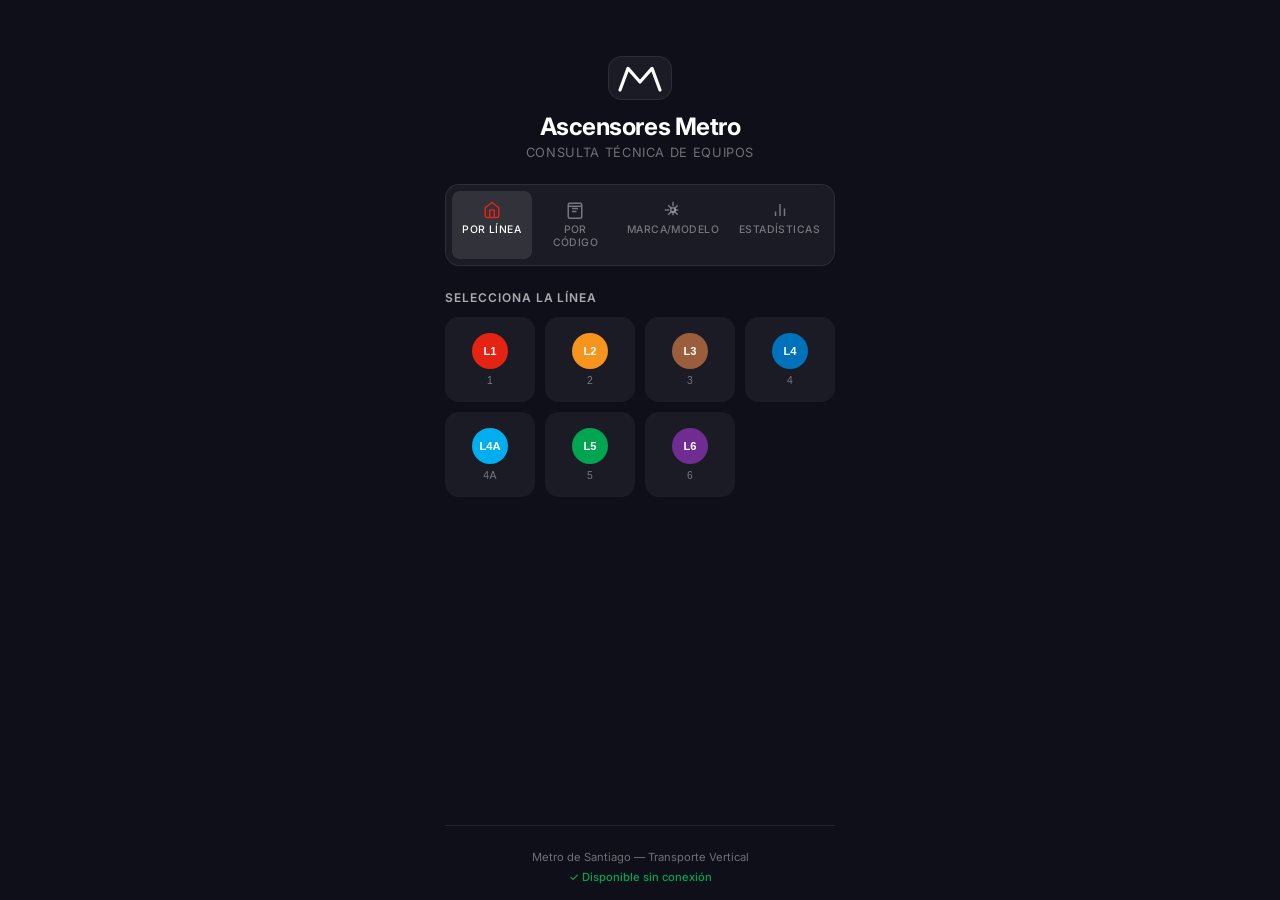
<file: index.html>
<!DOCTYPE html>
<html lang="es">

<head>
    <meta charset="UTF-8">
    <meta name="viewport" content="width=device-width, initial-scale=1.0, viewport-fit=cover, user-scalable=no">
    <meta name="apple-mobile-web-app-capable" content="yes">
    <meta name="apple-mobile-web-app-status-bar-style" content="black-translucent">
    <meta name="apple-mobile-web-app-title" content="Ascensores Metro">
    <meta name="theme-color" content="#0f0f1a">
    <meta name="description" content="Consulta de ascensores del Metro de Santiago - Información técnica offline">
    <title>Ascensores Metro Santiago</title>
    <link rel="manifest" href="manifest.json">
    <link rel="apple-touch-icon" href="icon-192.png">
    <link rel="preconnect" href="https://fonts.googleapis.com">
    <link rel="preconnect" href="https://fonts.gstatic.com" crossorigin>
    <link href="https://fonts.googleapis.com/css2?family=Inter:wght@300;400;500;600;700&display=swap" rel="stylesheet">
    <link rel="stylesheet" href="style.css">
</head>

<body>
    <div class="app-container">
        <!-- Header -->
        <header class="app-header">
            <div class="logo-wrapper">
                <svg class="metro-logo" viewBox="0 0 60 40" fill="none" xmlns="http://www.w3.org/2000/svg">
                    <path d="M5 35L15 8L30 25L45 8L55 35" stroke="white" stroke-width="4" stroke-linecap="round"
                        stroke-linejoin="round" />
                </svg>
            </div>
            <h1 class="app-title">Ascensores Metro</h1>
            <p class="app-subtitle">Consulta técnica de equipos</p>
        </header>

        <!-- Tab Navigation -->
        <nav class="tab-nav">
            <button class="tab-btn active" data-tab="byLine">
                <svg width="18" height="18" viewBox="0 0 24 24" fill="none" stroke="currentColor" stroke-width="2">
                    <path d="M3 9l9-7 9 7v11a2 2 0 01-2 2H5a2 2 0 01-2-2z" />
                    <polyline points="9 22 9 12 15 12 15 22" />
                </svg>
                <span>Por Línea</span>
            </button>
            <button class="tab-btn" data-tab="byCode">
                <svg width="18" height="18" viewBox="0 0 24 24" fill="none" stroke="currentColor" stroke-width="2">
                    <path d="M3 7V5a2 2 0 012-2h14a2 2 0 012 2v2M3 7v14a2 2 0 002 2h14a2 2 0 002-2V7M3 7h18" />
                    <path d="M8 10h8M8 14h6" />
                </svg>
                <span>Por Código</span>
            </button>
            <button class="tab-btn" data-tab="byBrand">
                <svg width="18" height="18" viewBox="0 0 24 24" fill="none" stroke="currentColor" stroke-width="2">
                    <circle cx="12" cy="12" r="3" />
                    <path
                        d="M12 1v6m0 6v6M5.6 5.6l4.2 4.2m4.2 4.2l4.2 4.2M1 12h6m6 0h6M5.6 18.4l4.2-4.2m4.2-4.2l4.2-4.2" />
                </svg>
                <span>Marca/Modelo</span>
            </button>
            <button class="tab-btn" data-tab="stats">
                <svg width="18" height="18" viewBox="0 0 24 24" fill="none" stroke="currentColor" stroke-width="2">
                    <path d="M18 20V10M12 20V4M6 20v-6" />
                </svg>
                <span>Estadísticas</span>
            </button>
        </nav>

        <!-- Tab Content Container -->
        <div class="tab-content">
            <!-- TAB 1: Search by Line/Station/Elevator -->
            <div class="tab-pane active" id="byLinePane">
                <section class="selector-section" id="lineSection">
                    <h2 class="section-label">Selecciona la Línea</h2>
                    <div class="line-buttons" id="lineButtons">
                        <!-- Populated by JS -->
                    </div>
                </section>

                <section class="selector-section hidden" id="stationSection">
                    <h2 class="section-label">Selecciona la Estación</h2>
                    <div class="select-wrapper" id="stationWrapper">
                        <select id="stationSelect" class="custom-select">
                            <option value="">— Elige una estación —</option>
                        </select>
                        <div class="select-arrow">
                            <svg width="12" height="8" viewBox="0 0 12 8" fill="none">
                                <path d="M1 1L6 6L11 1" stroke="currentColor" stroke-width="2" stroke-linecap="round" />
                            </svg>
                        </div>
                    </div>
                </section>

                <section class="selector-section hidden" id="elevatorSection">
                    <h2 class="section-label">Selecciona el Ascensor</h2>
                    <div class="select-wrapper" id="elevatorWrapper">
                        <select id="elevatorSelect" class="custom-select">
                            <option value="">— Elige un ascensor —</option>
                        </select>
                        <div class="select-arrow">
                            <svg width="12" height="8" viewBox="0 0 12 8" fill="none">
                                <path d="M1 1L6 6L11 1" stroke="currentColor" stroke-width="2" stroke-linecap="round" />
                            </svg>
                        </div>
                    </div>
                </section>
            </div>

            <!-- TAB 2: Search by Equipment Code -->
            <div class="tab-pane" id="byCodePane">
                <section class="selector-section">
                    <h2 class="section-label">Buscar por Código de Equipo</h2>
                    <div class="search-box">
                        <svg class="search-icon" width="20" height="20" viewBox="0 0 24 24" fill="none"
                            stroke="currentColor" stroke-width="2">
                            <circle cx="11" cy="11" r="8" />
                            <path d="m21 21-4.35-4.35" />
                        </svg>
                        <input type="text" id="codeSearch" class="search-input" placeholder="Ej: 8001568"
                            autocomplete="off" />
                    </div>
                    <p class="hint-text">Ingresa el código completo (7 dígitos)</p>
                </section>
            </div>

            <!-- TAB 3: Search by Brand/Model -->
            <div class="tab-pane" id="byBrandPane">
                <section class="selector-section">
                    <h2 class="section-label">Selecciona Marca</h2>
                    <div class="select-wrapper" id="brandWrapper">
                        <select id="brandSelect" class="custom-select">
                            <option value="">— Elige una marca —</option>
                        </select>
                        <div class="select-arrow">
                            <svg width="12" height="8" viewBox="0 0 12 8" fill="none">
                                <path d="M1 1L6 6L11 1" stroke="currentColor" stroke-width="2" stroke-linecap="round" />
                            </svg>
                        </div>
                    </div>
                </section>

                <section class="selector-section hidden" id="modelSection">
                    <h2 class="section-label">Selecciona Modelo</h2>
                    <div class="select-wrapper" id="modelWrapper">
                        <select id="modelSelect" class="custom-select">
                            <option value="">— Elige un modelo —</option>
                        </select>
                        <div class="select-arrow">
                            <svg width="12" height="8" viewBox="0 0 12 8" fill="none">
                                <path d="M1 1L6 6L11 1" stroke="currentColor" stroke-width="2" stroke-linecap="round" />
                            </svg>
                        </div>
                    </div>
                </section>

                <section class="result-section hidden" id="locationListSection">
                    <h2 class="section-label">Ubicaciones Encontradas</h2>
                    <div id="locationList" class="location-list">
                        <!-- Populated by JS -->
                    </div>
                </section>
            </div>

            <!-- TAB 4: Statistics -->
            <div class="tab-pane" id="statsPane">
                <section class="stats-section">
                    <h2 class="section-label">Resumen General</h2>
                    <div class="stats-grid" id="statsGrid">
                        <!-- Populated by JS -->
                    </div>
                </section>
            </div>

            <!-- Shared Result Card (appears in all tabs) -->
            <section class="result-section hidden" id="resultSection">
                <div class="result-card" id="resultCard">
                    <div class="result-header">
                        <div class="result-line-badge" id="resultBadge">L1</div>
                        <div class="result-title-group">
                            <h3 class="result-station" id="resultStation">—</h3>
                            <p class="result-elevator" id="resultElevator">—</p>
                        </div>
                    </div>
                    <div class="result-divider"></div>
                    <div class="result-grid">
                        <div class="result-item">
                            <div class="result-icon">
                                <svg width="20" height="20" viewBox="0 0 24 24" fill="none" stroke="currentColor"
                                    stroke-width="2">
                                    <path d="M20 7H4a2 2 0 00-2 2v10a2 2 0 002 2h16a2 2 0 002-2V9a2 2 0 00-2-2z" />
                                    <path d="M16 7V5a4 4 0 00-8 0v2" />
                                </svg>
                            </div>
                            <span class="result-label">Marca</span>
                            <span class="result-value" id="resultMarca">—</span>
                        </div>
                        <div class="result-item">
                            <div class="result-icon">
                                <svg width="20" height="20" viewBox="0 0 24 24" fill="none" stroke="currentColor"
                                    stroke-width="2">
                                    <rect x="2" y="3" width="20" height="18" rx="2" />
                                    <path d="M8 7v10M16 7v10M2 12h20" />
                                </svg>
                            </div>
                            <span class="result-label">Modelo</span>
                            <span class="result-value" id="resultModelo">—</span>
                        </div>
                        <div class="result-item">
                            <div class="result-icon">
                                <svg width="20" height="20" viewBox="0 0 24 24" fill="none" stroke="currentColor"
                                    stroke-width="2">
                                    <rect x="3" y="4" width="18" height="18" rx="2" />
                                    <path d="M16 2v4M8 2v4M3 10h18" />
                                </svg>
                            </div>
                            <span class="result-label">Inicio de Servicio</span>
                            <span class="result-value" id="resultAnio">—</span>
                        </div>
                        <div class="result-item">
                            <div class="result-icon">
                                <svg width="20" height="20" viewBox="0 0 24 24" fill="none" stroke="currentColor"
                                    stroke-width="2">
                                    <circle cx="12" cy="12" r="10" />
                                    <path d="M12 6v6l4 2" />
                                </svg>
                            </div>
                            <span class="result-label">Tecnología</span>
                            <span class="result-value" id="resultTecnologia">—</span>
                        </div>
                        <div class="result-item full-width">
                            <div class="result-icon">
                                <svg width="20" height="20" viewBox="0 0 24 24" fill="none" stroke="currentColor"
                                    stroke-width="2">
                                    <path d="M14 2H6a2 2 0 00-2 2v16a2 2 0 002 2h12a2 2 0 002-2V8z" />
                                    <path d="M14 2v6h6M16 13H8M16 17H8M10 9H8" />
                                </svg>
                            </div>
                            <span class="result-label">Contrato</span>
                            <span class="result-value" id="resultContrato">—</span>
                        </div>
                        <div class="result-item full-width">
                            <div class="result-icon">
                                <svg width="20" height="20" viewBox="0 0 24 24" fill="none" stroke="currentColor"
                                    stroke-width="2">
                                    <path d="M4 7V4a2 2 0 012-2h8.5L20 7.5V20a2 2 0 01-2 2H6a2 2 0 01-2-2v-3" />
                                    <polyline points="8 12 2 12 2 7" />
                                    <path d="M2 12l5-5" />
                                </svg>
                            </div>
                            <span class="result-label">Código de Equipo</span>
                            <span class="result-value" id="resultCodigo">—</span>
                        </div>
                    </div>
                </div>
            </section>

            <!-- Reset Button -->
            <div class="reset-wrapper hidden" id="resetWrapper">
                <button class="reset-btn" id="resetBtn">
                    <svg width="16" height="16" viewBox="0 0 24 24" fill="none" stroke="currentColor" stroke-width="2">
                        <path d="M3 12a9 9 0 109-9 9.75 9.75 0 00-6.18 2.82L3 9" />
                        <path d="M3 3v6h6" />
                    </svg>
                    Nueva consulta
                </button>
            </div>
        </div>

        <!-- Footer -->
        <footer class="app-footer">
            <p>Metro de Santiago — Transporte Vertical</p>
            <p class="offline-badge">✓ Disponible sin conexión</p>
        </footer>
    </div>

    <script src="app.js"></script>
    <script>
        if ('serviceWorker' in navigator) {
            window.addEventListener('load', () => {
                navigator.serviceWorker.register('sw.js')
                    .then(reg => console.log('SW registered:', reg.scope))
                    .catch(err => console.log('SW registration failed:', err));
            });
        }
    </script>
</body>

</html>
</file>
<file: style.css>
/* ============================================
   Metro de Santiago - Ascensores PWA
   Design System & Styles
   ============================================ */

/* --- CSS Variables --- */
:root {
    --bg-primary: #0f0f1a;
    --bg-secondary: #1a1a2e;
    --bg-card: rgba(30, 30, 50, 0.85);
    --bg-glass: rgba(255, 255, 255, 0.05);
    --text-primary: #ffffff;
    --text-secondary: rgba(255, 255, 255, 0.65);
    --text-muted: rgba(255, 255, 255, 0.4);
    --border-subtle: rgba(255, 255, 255, 0.08);
    --border-active: rgba(255, 255, 255, 0.15);

    /* Metro Line Colors */
    --line-L1: #E42313;
    --line-L2: #F7941D;
    --line-L3: #9B5E3C;
    --line-L4: #0072BC;
    --line-L4A: #00AEEF;
    --line-L5: #00A551;
    --line-L6: #6F2C91;

    /* Current line accent (set by JS) */
    --accent: #E42313;

    --radius-sm: 8px;
    --radius-md: 14px;
    --radius-lg: 20px;
    --radius-full: 50%;
    --shadow: 0 8px 32px rgba(0, 0, 0, 0.3);
    --transition: 0.3s cubic-bezier(0.4, 0, 0.2, 1);
}

/* --- Reset & Base --- */
*,
*::before,
*::after {
    box-sizing: border-box;
    margin: 0;
    padding: 0;
}

html {
    font-size: 16px;
    -webkit-text-size-adjust: 100%;
}

body {
    font-family: 'Inter', -apple-system, BlinkMacSystemFont, 'Segoe UI', sans-serif;
    background: var(--bg-primary);
    color: var(--text-primary);
    min-height: 100vh;
    min-height: 100dvh;
    overflow-x: hidden;
    -webkit-font-smoothing: antialiased;
    -moz-osx-font-smoothing: grayscale;
}

/* --- App Container --- */
.app-container {
    max-width: 430px;
    margin: 0 auto;
    padding: 0 20px;
    padding-top: env(safe-area-inset-top, 16px);
    padding-bottom: env(safe-area-inset-bottom, 24px);
    min-height: 100vh;
    min-height: 100dvh;
    display: flex;
    flex-direction: column;
}

/* --- Header --- */
.app-header {
    text-align: center;
    padding: 32px 0 24px;
    animation: fadeInDown 0.6s ease;
}

.logo-wrapper {
    width: 64px;
    height: 44px;
    margin: 0 auto 12px;
    background: var(--bg-glass);
    border-radius: var(--radius-md);
    display: flex;
    align-items: center;
    justify-content: center;
    border: 1px solid var(--border-subtle);
}

.metro-logo {
    width: 48px;
    height: 32px;
}

.app-title {
    font-size: 1.5rem;
    font-weight: 700;
    letter-spacing: -0.02em;
    margin-bottom: 4px;
}

.app-subtitle {
    font-size: 0.8rem;
    color: var(--text-muted);
    font-weight: 400;
    letter-spacing: 0.05em;
    text-transform: uppercase;
}

/* --- Sections --- */
.selector-section {
    margin-bottom: 20px;
    animation: fadeInUp 0.4s ease;
}

.section-label {
    font-size: 0.75rem;
    font-weight: 600;
    color: var(--text-secondary);
    text-transform: uppercase;
    letter-spacing: 0.08em;
    margin-bottom: 12px;
}

/* --- Line Buttons --- */
.line-buttons {
    display: grid;
    grid-template-columns: repeat(4, 1fr);
    gap: 10px;
}

.line-btn {
    position: relative;
    display: flex;
    flex-direction: column;
    align-items: center;
    justify-content: center;
    gap: 6px;
    padding: 14px 8px;
    background: var(--bg-glass);
    border: 2px solid transparent;
    border-radius: var(--radius-md);
    cursor: pointer;
    transition: var(--transition);
    -webkit-tap-highlight-color: transparent;
}

.line-btn:hover {
    transform: translateY(-2px);
    box-shadow: var(--shadow);
}

.line-btn:active {
    transform: scale(0.96);
}

.line-btn .line-circle {
    width: 36px;
    height: 36px;
    border-radius: var(--radius-full);
    display: flex;
    align-items: center;
    justify-content: center;
    font-size: 0.7rem;
    font-weight: 700;
    color: white;
    transition: var(--transition);
}

.line-btn .line-name {
    font-size: 0.65rem;
    color: var(--text-muted);
    font-weight: 500;
    text-transform: uppercase;
    letter-spacing: 0.03em;
}

.line-btn.active {
    background: rgba(255, 255, 255, 0.08);
    border-color: var(--accent);
    box-shadow: 0 0 20px rgba(var(--accent-rgb, 228, 35, 19), 0.15);
}

.line-btn.active .line-circle {
    transform: scale(1.1);
    box-shadow: 0 4px 15px rgba(0, 0, 0, 0.3);
}

.line-btn.active .line-name {
    color: var(--text-primary);
}

/* --- Custom Select --- */
.select-wrapper {
    position: relative;
}

.custom-select {
    width: 100%;
    padding: 14px 44px 14px 16px;
    background: var(--bg-glass);
    border: 1.5px solid var(--border-subtle);
    border-radius: var(--radius-md);
    color: var(--text-primary);
    font-family: 'Inter', sans-serif;
    font-size: 0.9rem;
    font-weight: 500;
    appearance: none;
    -webkit-appearance: none;
    cursor: pointer;
    transition: var(--transition);
    outline: none;
}

.custom-select:focus {
    border-color: var(--accent);
    box-shadow: 0 0 0 3px rgba(var(--accent-rgb, 228, 35, 19), 0.15);
}

.custom-select option {
    background: #1a1a2e;
    color: white;
    padding: 8px;
}

.select-arrow {
    position: absolute;
    right: 16px;
    top: 50%;
    transform: translateY(-50%);
    color: var(--text-muted);
    pointer-events: none;
}

/* --- Result Card --- */
.result-section {
    animation: fadeInUp 0.5s ease;
}

.result-card {
    background: var(--bg-card);
    border: 1px solid var(--border-subtle);
    border-radius: var(--radius-lg);
    padding: 24px;
    backdrop-filter: blur(20px);
    -webkit-backdrop-filter: blur(20px);
    box-shadow: var(--shadow);
    animation: cardReveal 0.5s ease;
}

.result-header {
    display: flex;
    align-items: center;
    gap: 14px;
    margin-bottom: 18px;
}

.result-line-badge {
    width: 48px;
    height: 48px;
    border-radius: var(--radius-md);
    display: flex;
    align-items: center;
    justify-content: center;
    font-size: 0.85rem;
    font-weight: 700;
    color: white;
    flex-shrink: 0;
    background: var(--accent);
}

.result-title-group {
    flex: 1;
    min-width: 0;
}

.result-station {
    font-size: 1.05rem;
    font-weight: 600;
    line-height: 1.3;
    letter-spacing: -0.01em;
}

.result-elevator {
    font-size: 0.8rem;
    color: var(--text-secondary);
    font-weight: 400;
    margin-top: 2px;
}

.result-divider {
    height: 1px;
    background: linear-gradient(to right, transparent, var(--border-subtle), transparent);
    margin-bottom: 20px;
}

.result-grid {
    display: grid;
    grid-template-columns: 1fr 1fr;
    gap: 16px;
}

.result-item {
    display: flex;
    flex-direction: column;
    gap: 4px;
}

.result-item.full-width {
    grid-column: 1 / -1;
}

.result-icon {
    color: var(--accent);
    margin-bottom: 2px;
    opacity: 0.8;
}

.result-label {
    font-size: 0.65rem;
    font-weight: 600;
    color: var(--text-muted);
    text-transform: uppercase;
    letter-spacing: 0.08em;
}

.result-value {
    font-size: 0.95rem;
    font-weight: 600;
    color: var(--text-primary);
    line-height: 1.3;
}

/* --- Reset Button --- */
.reset-wrapper {
    display: flex;
    justify-content: center;
    margin-top: 8px;
    margin-bottom: 16px;
    animation: fadeInUp 0.4s ease;
}

.reset-btn {
    display: flex;
    align-items: center;
    gap: 8px;
    padding: 12px 24px;
    background: var(--bg-glass);
    border: 1.5px solid var(--border-subtle);
    border-radius: var(--radius-md);
    color: var(--text-secondary);
    font-family: 'Inter', sans-serif;
    font-size: 0.8rem;
    font-weight: 500;
    cursor: pointer;
    transition: var(--transition);
    -webkit-tap-highlight-color: transparent;
}

.reset-btn:hover {
    background: rgba(255, 255, 255, 0.08);
    color: var(--text-primary);
    border-color: var(--border-active);
}

.reset-btn:active {
    transform: scale(0.97);
}

/* --- Footer --- */
.app-footer {
    margin-top: auto;
    text-align: center;
    padding: 24px 0 16px;
    border-top: 1px solid var(--border-subtle);
}

.app-footer p {
    font-size: 0.7rem;
    color: var(--text-muted);
    font-weight: 400;
}

.offline-badge {
    margin-top: 6px;
    color: var(--line-L5) !important;
    font-weight: 500 !important;
}

/* --- Utility --- */
.hidden {
    display: none !important;
}

/* --- Animations --- */
@keyframes fadeInDown {
    from {
        opacity: 0;
        transform: translateY(-16px);
    }

    to {
        opacity: 1;
        transform: translateY(0);
    }
}

@keyframes fadeInUp {
    from {
        opacity: 0;
        transform: translateY(16px);
    }

    to {
        opacity: 1;
        transform: translateY(0);
    }
}

@keyframes cardReveal {
    from {
        opacity: 0;
        transform: scale(0.95) translateY(10px);
    }

    to {
        opacity: 1;
        transform: scale(1) translateY(0);
    }
}

/* --- Tab Navigation --- */
.tab-nav {
    display: flex;
    background: var(--bg-glass);
    border-radius: var(--radius-md);
    padding: 6px;
    gap: 4px;
    margin-bottom: 24px;
    border: 1px solid var(--border-subtle);
}

.tab-btn {
    flex: 1;
    display: flex;
    flex-direction: column;
    align-items: center;
    gap: 4px;
    padding: 10px 8px;
    background: transparent;
    border: none;
    border-radius: var(--radius-sm);
    color: var(--text-muted);
    font-family: 'Inter', sans-serif;
    font-size: 0.65rem;
    font-weight: 500;
    cursor: pointer;
    transition: var(--transition);
    -webkit-tap-highlight-color: transparent;
}

.tab-btn svg {
    stroke-width: 2;
    transition: var(--transition);
}

.tab-btn span {
    text-transform: uppercase;
    letter-spacing: 0.04em;
}

.tab-btn.active {
    background: rgba(255, 255, 255, 0.1);
    color: var(--text-primary);
}

.tab-btn.active svg {
    color: var(--accent);
}

.tab-btn:hover:not(.active) {
    background: rgba(255, 255, 255, 0.05);
    color: var(--text-secondary);
}

/* --- Tab Content --- */
.tab-content {
    flex: 1;
}

.tab-pane {
    display: none;
}

.tab-pane.active {
    display: block;
}

/* --- Search Box (for Code Search) --- */
.search-box {
    position: relative;
}

.search-icon {
    position: absolute;
    left: 16px;
    top: 50%;
    transform: translateY(-50%);
    color: var(--text-muted);
    pointer-events: none;
}

.search-input {
    width: 100%;
    padding: 14px 16px 14px 52px;
    background: var(--bg-glass);
    border: 1.5px solid var(--border-subtle);
    border-radius: var(--radius-md);
    color: var(--text-primary);
    font-family: 'Inter', sans-serif;
    font-size: 1rem;
    font-weight: 500;
    outline: none;
    transition: var(--transition);
}

.search-input::placeholder {
    color: var(--text-muted);
}

.search-input:focus {
    border-color: var(--accent);
    box-shadow: 0 0 0 3px rgba(var(--accent-rgb, 228, 35, 19), 0.15);
}

.hint-text {
    font-size: 0.7rem;
    color: var(--text-muted);
    margin-top: 8px;
    text-align: center;
}

/* --- Location List (for Brand/Model search results) --- */
.location-list {
    display: flex;
    flex-direction: column;
    gap: 12px;
}

.location-card {
    padding: 16px;
    background: var(--bg-glass);
    border: 1px solid var(--border-subtle);
    border-radius: var(--radius-md);
    cursor: pointer;
    transition: var(--transition);
    -webkit-tap-highlight-color: transparent;
}

.location-card:hover {
    background: rgba(255, 255, 255, 0.08);
    transform: translateX(4px);
    border-color: var(--accent);
}

.location-card:active {
    transform: translateX(4px) scale(0.98);
}

.location-header {
    display: flex;
    align-items: center;
    gap: 10px;
    margin-bottom: 8px;
}

.location-badge {
    width: 32px;
    height: 32px;
    border-radius: var(--radius-sm);
    display: flex;
    align-items: center;
    justify-content: center;
    font-size: 0.7rem;
    font-weight: 700;
    color: white;
    flex-shrink: 0;
}

.location-details h4 {
    font-size: 0.9rem;
    font-weight: 600;
    color: var(--text-primary);
    line-height: 1.3;
}

.location-details p {
    font-size: 0.75rem;
    color: var(--text-secondary);
    margin-top: 2px;
}

/* --- Statistics Dashboard --- */
.stats-section {
    animation: fadeInUp 0.4s ease;
}

.stats-grid {
    display: grid;
    grid-template-columns: 1fr 1fr;
    gap: 12px;
}

.stat-card {
    padding: 18px;
    background: var(--bg-glass);
    border: 1px solid var(--border-subtle);
    border-radius: var(--radius-md);
    backdrop-filter: blur(10px);
    -webkit-backdrop-filter: blur(10px);
}

.stat-card.full-width {
    grid-column: 1 / -1;
}

.stat-header {
    display: flex;
    align-items: center;
    justify-content: space-between;
    margin-bottom: 12px;
}

.stat-label {
    font-size: 0.7rem;
    font-weight: 600;
    color: var(--text-muted);
    text-transform: uppercase;
    letter-spacing: 0.06em;
}

.stat-icon {
    color: var(--accent);
    opacity: 0.7;
}

.stat-value {
    font-size: 2rem;
    font-weight: 700;
    color: var(--text-primary);
    line-height: 1;
}

.stat-subvalue {
    font-size: 0.75rem;
    color: var(--text-secondary);
    margin-top: 4px;
}

/* Stats Chart Bars */
.stat-chart {
    display: flex;
    flex-direction: column;
    gap: 8px;
    margin-top: 12px;
}

.chart-item {
    display: flex;
    align-items: center;
    gap: 10px;
}

.chart-label {
    font-size: 0.75rem;
    font-weight: 600;
    color: var(--text-secondary);
    min-width: 32px;
}

.chart-bar-wrapper {
    flex: 1;
    height: 24px;
    background: rgba(255, 255, 255, 0.05);
    border-radius: 6px;
    overflow: hidden;
}

.chart-bar {
    height: 100%;
    background: var(--accent);
    border-radius: 6px;
    transition: width 0.6s cubic-bezier(0.4, 0, 0.2, 1);
    display: flex;
    align-items: center;
    justify-content: flex-end;
    padding-right: 8px;
}

.chart-value {
    font-size: 0.7rem;
    font-weight: 600;
    color: white;
    text-shadow: 0 1px 3px rgba(0, 0, 0, 0.4);
}

/* --- Responsive --- */
@media (max-width: 360px) {
    .line-buttons {
        grid-template-columns: repeat(3, 1fr);
    }

    .result-grid {
        grid-template-columns: 1fr;
    }

    .result-item.full-width {
        grid-column: 1;
    }

    .tab-btn span {
        font-size: 0.6rem;
    }

    .stats-grid {
        grid-template-columns: 1fr;
    }
}

@media (min-width: 431px) {
    .app-container {
        padding-top: 24px;
    }
}
</file>
